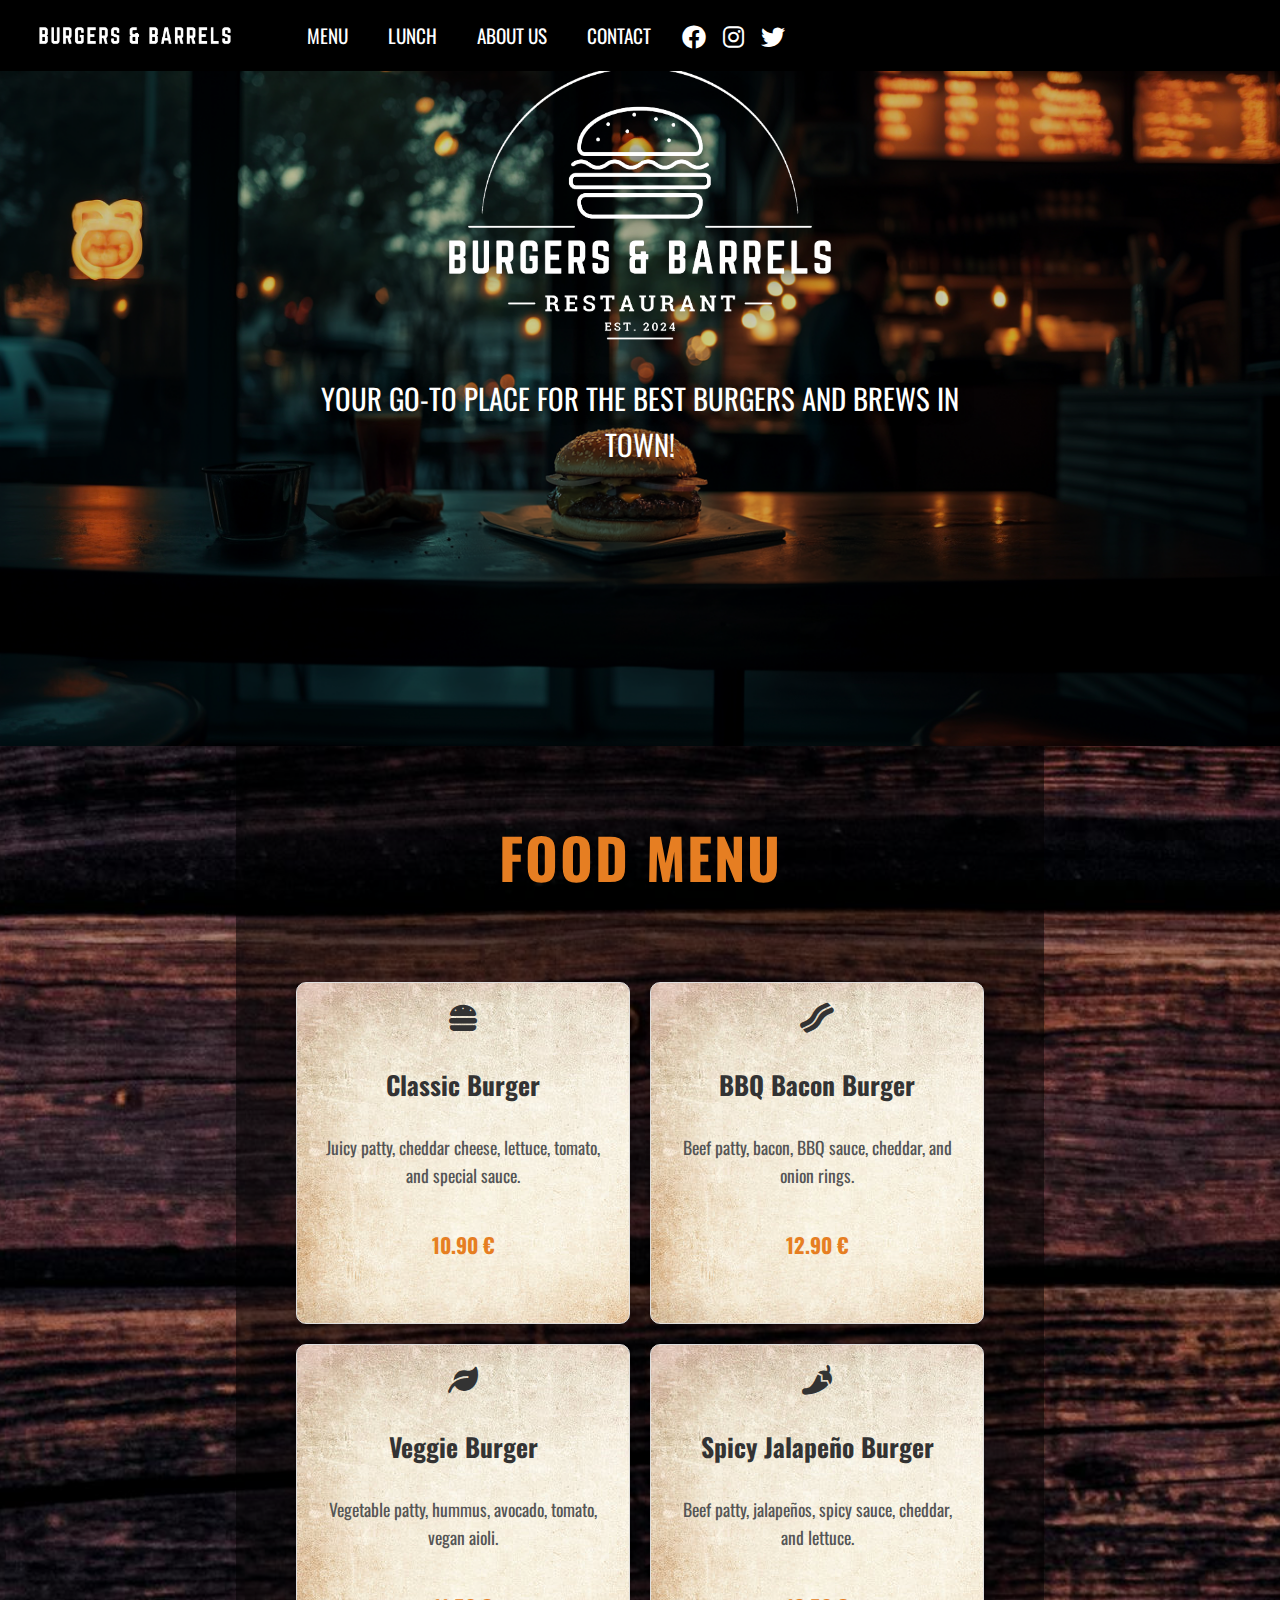
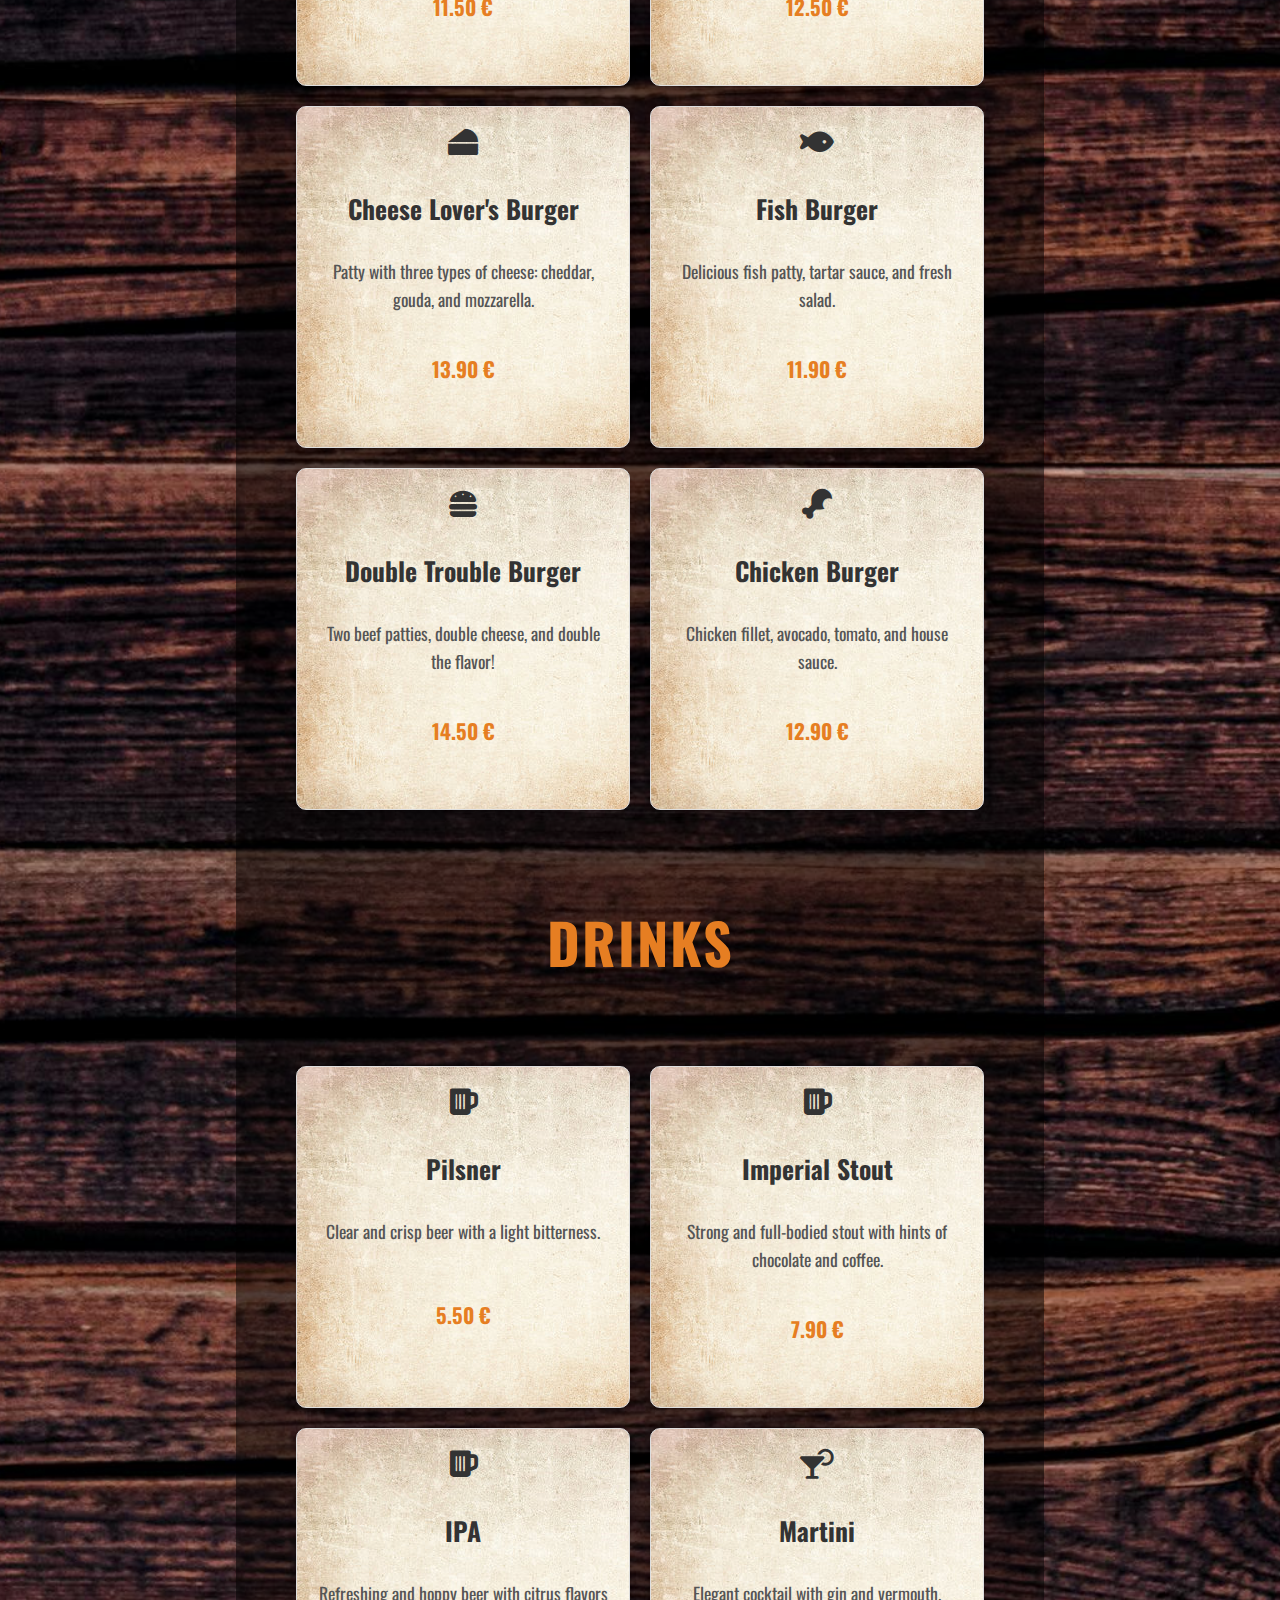
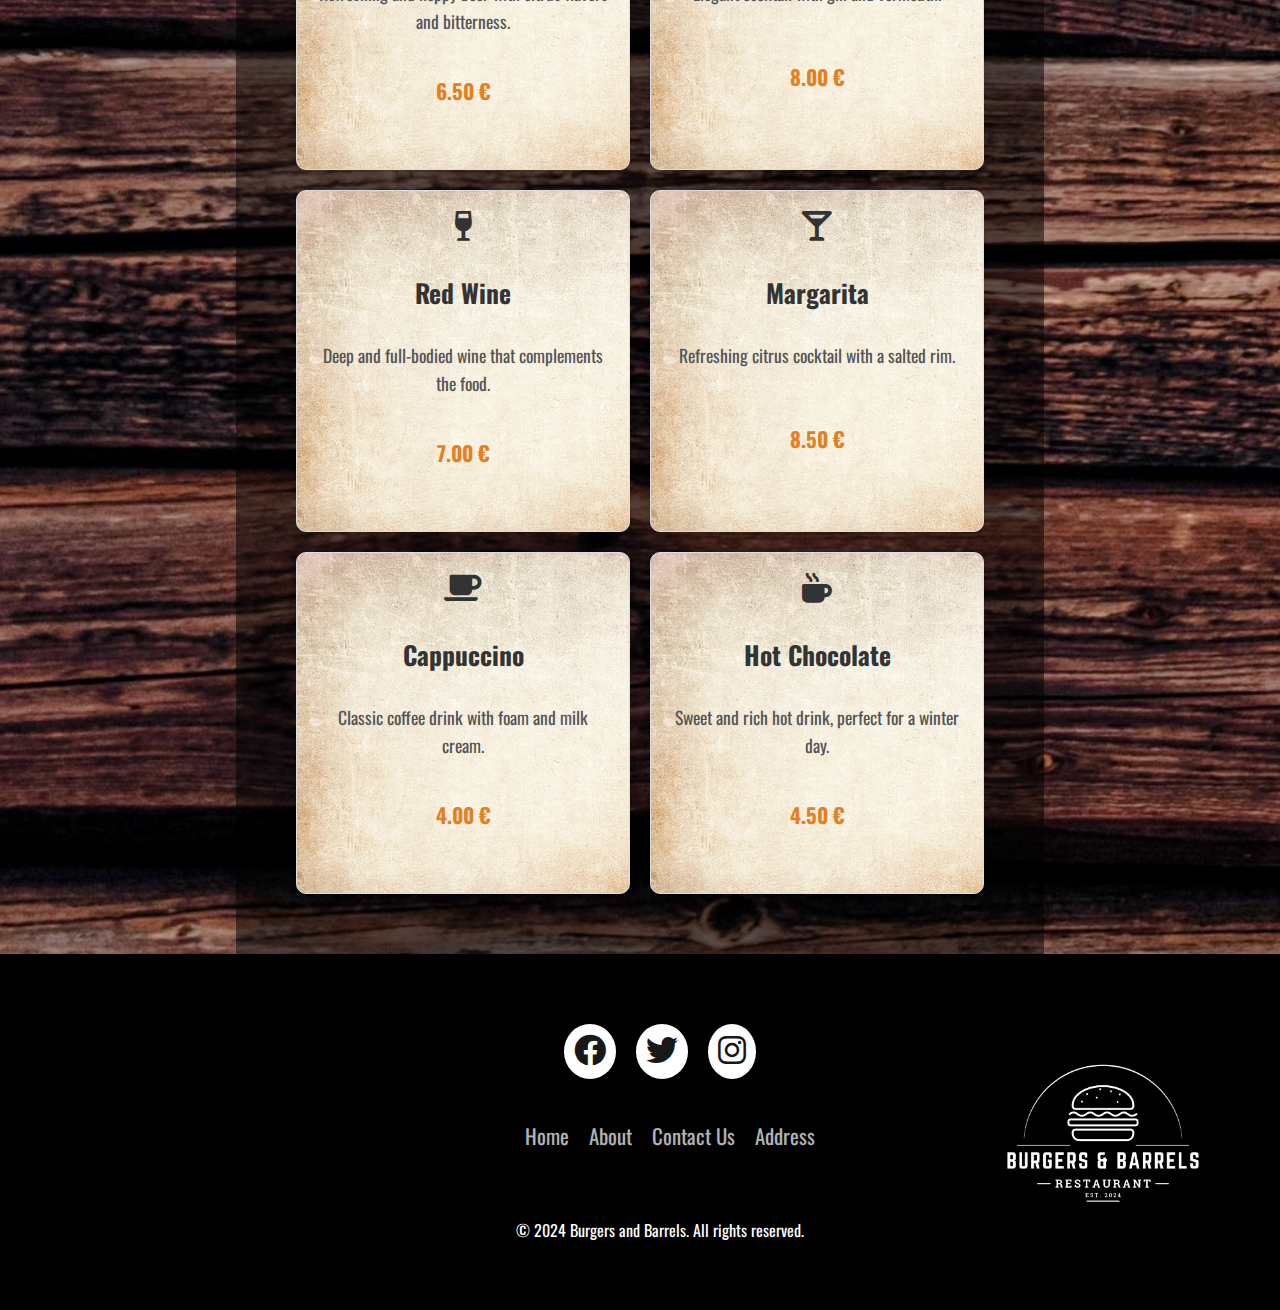
<file: index.html>
<!DOCTYPE html>
<html lang="en">
<head>
    <meta charset="UTF-8">
    <meta http-equiv="X-UA-Compatible" content="IE=edge">
    <meta name="viewport" content="width=device-width, initial-scale=1.0">
    <title>Burgers and Barrels</title>
    <link rel="stylesheet" href="style.css"> <!-- Link to external CSS -->
    <link rel="stylesheet" href="https://cdnjs.cloudflare.com/ajax/libs/font-awesome/6.0.0-beta3/css/all.min.css">
    <link rel="preconnect" href="https://fonts.googleapis.com">
    <link rel="preconnect" href="https://fonts.gstatic.com" crossorigin>
    <link href="https://fonts.googleapis.com/css2?family=Geologica:wght@100..900&family=Kanit:ital,wght@0,100;0,200;0,300;0,400;0,500;0,600;0,700;0,800;0,900;1,100;1,200;1,300;1,400;1,500;1,600;1,700;1,800;1,900&family=New+Amsterdam&family=Oswald:wght@200..700&family=Roboto+Slab:wght@100..900&family=Shippori+Antique&display=swap" rel="stylesheet">
    <link rel="stylesheet" href="https://cdnjs.cloudflare.com/ajax/libs/font-awesome/6.7.0/css/all.min.css" integrity="sha512-9xKTRVabjVeZmc+GUW8GgSmcREDunMM+Dt/GrzchfN8tkwHizc5RP4Ok/MXFFy5rIjJjzhndFScTceq5e6GvVQ==" crossorigin="anonymous" referrerpolicy="no-referrer" />
</head>
<body>
   

    <!-- Header -->
    <header>
        <img src="images/BB_text.png" alt="Logo" class="logo">
        <nav>
          <a href="#menu"></a><button>MENU</button></a>
          <a href="#lunch"><button>LUNCH</button></a>
          <a href="#about"><button>ABOUT US</button></a>
          <a href="#contact"><button>CONTACT</button></a>
        </nav>
          <div class="social-icons">
            <a href="#" aria-label="Facebook"><i class="fab fa-facebook"></i></a>
            <a href="#" aria-label="Instagram"><i class="fab fa-instagram"></i></a>
            <a href="#" aria-label="Twitter"><i class="fab fa-twitter"></i></a>
        </div>
        
      </header>

   <!-- Hero Image -->
   <div class="hero">
        <div class="hero-text">
          <img src="images/BBvectorVARJO.png" alt="bblogo" class="bblogo"></img>
            <p>YOUR GO-TO PLACE FOR THE BEST BURGERS AND BREWS IN TOWN!</p>
        </div>
   </div>

    <!-- Main Content -->
    <main>
      <section class="menu-title">
        <h2>Food Menu</h2>
      </section>


      
      
      <section class="menu">
        <div class="menu-card">
          <div class="icon-container">
            <i class="fas fa-hamburger icon"></i>
          </div>
          <h2>Classic Burger</h2>
          <p>Juicy patty, cheddar cheese, lettuce, tomato, and special sauce.</p>
          <p class="price">10.90 €</p>
        </div>
      
        <div class="menu-card">
          <div class="icon-container">
            <i class="fas fa-bacon icon"></i>
          </div>
          <h2>BBQ Bacon Burger</h2>
          <p>Beef patty, bacon, BBQ sauce, cheddar, and onion rings.</p>
          <p class="price">12.90 €</p>
        </div>
      
        <div class="menu-card">
          <div class="icon-container">
            <i class="fas fa-leaf icon"></i>
          </div>
          <h2>Veggie Burger</h2>
          <p>Vegetable patty, hummus, avocado, tomato, vegan aioli.</p>
          <p class="price">11.50 €</p>
        </div>
      
        <div class="menu-card">
          <div class="icon-container">
            <i class="fas fa-pepper-hot icon"></i>
          </div>
          <h2>Spicy Jalapeño Burger</h2>
          <p>Beef patty, jalapeños, spicy sauce, cheddar, and lettuce.</p>
          <p class="price">12.50 €</p>
        </div>
      
        <div class="menu-card">
          <div class="icon-container">
            <i class="fas fa-cheese icon"></i>
          </div>
          <h2>Cheese Lover's Burger</h2>
          <p>Patty with three types of cheese: cheddar, gouda, and mozzarella.</p>
          <p class="price">13.90 €</p>
        </div>
      
        <div class="menu-card">
          <div class="icon-container">
            <i class="fas fa-fish icon"></i>
          </div>
          <h2>Fish Burger</h2>
          <p>Delicious fish patty, tartar sauce, and fresh salad.</p>
          <p class="price">11.90 €</p>
        </div>
      
        <div class="menu-card">
          <div class="icon-container">
            <i class="fas fa-hamburger icon"></i>
          </div>
          <h2>Double Trouble Burger</h2>
          <p>Two beef patties, double cheese, and double the flavor!</p>
          <p class="price">14.50 €</p>
        </div>
      
        <div class="menu-card">
          <div class="icon-container">
            <i class="fas fa-drumstick-bite icon"></i>
          </div>
          <h2>Chicken Burger</h2>
          <p>Chicken fillet, avocado, tomato, and house sauce.</p>
          <p class="price">12.90 €</p>
        </div>
      </section>

      
      <!-- Drinks Title -->
      <section class="drinks-title">
        <h2>Drinks</h2>
      </section>
      
      
      <!-- Drinks Menu -->
      <section class="drinks-menu">
        <div class="menu-card">
          <div class="icon-container">
            <i class="fas fa-beer icon"></i>
          </div>
          <h2>Pilsner</h2>
          <p>Clear and crisp beer with a light bitterness.</p>
          <p class="price">5.50 €</p>
        </div>
      
        <div class="menu-card">
          <div class="icon-container">
            <i class="fas fa-beer icon"></i>
          </div>
          <h2>Imperial Stout</h2>
          <p>Strong and full-bodied stout with hints of chocolate and coffee.</p>
          <p class="price">7.90 €</p>
        </div>
      
        <div class="menu-card">
          <div class="icon-container">
            <i class="fas fa-beer icon"></i>
          </div>
          <h2>IPA</h2>
          <p>Refreshing and hoppy beer with citrus flavors and bitterness.</p>
          <p class="price">6.50 €</p>
        </div>
      
        <div class="menu-card">
          <div class="icon-container">
            <i class="fas fa-cocktail icon"></i>
          </div>
          <h2>Martini</h2>
          <p>Elegant cocktail with gin and vermouth.</p>
          <p class="price">8.00 €</p>
        </div>
      
        <div class="menu-card">
          <div class="icon-container">
            <i class="fas fa-wine-glass icon"></i>
          </div>
          <h2>Red Wine</h2>
          <p>Deep and full-bodied wine that complements the food.</p>
          <p class="price">7.00 €</p>
        </div>
      
        <div class="menu-card">
          <div class="icon-container">
            <i class="fas fa-glass-martini-alt icon"></i>
          </div>
          <h2>Margarita</h2>
          <p>Refreshing citrus cocktail with a salted rim.</p>
          <p class="price">8.50 €</p>
        </div>
      
        <div class="menu-card">
          <div class="icon-container">
            <i class="fas fa-coffee icon"></i>
          </div>
          <h2>Cappuccino</h2>
          <p>Classic coffee drink with foam and milk cream.</p>
          <p class="price">4.00 €</p>
        </div>
      
        <div class="menu-card">
          <div class="icon-container">
            <i class="fas fa-mug-hot icon"></i>
          </div>
          <h2>Hot Chocolate</h2>
          <p>Sweet and rich hot drink, perfect for a winter day.</p>
          <p class="price">4.50 €</p>
        </div>
      </section>
      
      
      





  
    



  </main>

 
    <!-- Footer -->
    <footer>
        <div class="footercontainer">
            <div class="socialIcons">
                <a href=""><i class="fa-brands fa-facebook"></i></a>
                <a href=""><i class="fa-brands fa-twitter"></i></a>
                <a href=""><i class="fa-brands fa-instagram"></i></a>
            </div>
            <div class="footerNav">
                <ul class="no-bullets">
                    <li><a href="">Home</a></li>
                    <li><a href="">About</a></li>
                    <li><a href="">Contact Us</a></li>
                    <li><a href="">Address</a></li>
                </ul>
             
         </div>
         <!-- Add image to the footer -->
        <div class="footerImage">
          <img src="images/BB vectorW.png" alt="Footer Image" />
      </div>
         <div class="footerBottom">
            <p>&copy; 2024 Burgers and Barrels. All rights reserved.</p>
        </div> 



        
    </footer>

</body>
</html>
</file>
<file: style.css>
html {
  font-family: "Oswald", sans-serif;
}

/* Yleiset tyylit */
body {
  margin: 0;
  padding: 0;
  line-height: 1.6;
  overflow-x: hidden; /* Poistetaan vaakasuuntainen vieritys */
  background-image: url("images/seina2.jpg");
  background-size: cover;
  background-repeat: no-repeat;
  background-position: 20%;
  color: #333;
  position: relative; /* Sijoittaa mahdollisen tummennuskerroksen */
}

/* Header-osio */
header {
  display: flex;
  align-items: center; /* Keskittää elementit pystysuunnassa */
  padding: 10px 10px;
  background-color: #000;
}

header .logo {
  width: 250px; /* Suurempi logo */
  margin-right: 18px; /* Etäisyys navigointiin */
}

/* Sosiaalisen median ikonit */
header .social-icons {
  display: flex;
  gap: 17px; /* Etäisyys ikonien välillä */
}

header .social-icons a {
  color: white;
  font-size: 1.5rem;
  text-decoration: none;
  transition: color 0.3s;
}

header .social-icons a:hover {
  color: #e67e22; /* Hover-väri */
}

.bblogo {
  width: 500px; /* Adjust the width to make the image smaller */
  height: 500px; /* Maintain aspect ratio */
  transform: translateY(-40px);
  
}

header .text-content {
  flex: 1;
  text-align: center; /* Tekstit keskitetty */
  display: flex;
  justify-content: center;
  flex-direction: column;
  z-index: 1; /* Tekstit ovat päällä tummennuksen */
}


/* Navigaatiopalkki */
nav {
  display: flex;
  gap: 18px; /* Etäisyys nappien välillä */
  padding-right: 20px;
}

/*nav button fontti*/ 
button {
  text-decoration: none;
  font-family: "Oswald", sans-serif;
  cursor: pointer;
}

nav button {
  background-color: rgb(0, 0, 0);
  color: white;
  border: 1.5px solid rgb(0, 0, 0);
  border-radius: 5px;
  padding: 10px 10px;
  font-size: 1.2rem;
  font-weight: 400;
  cursor: pointer;
  transition: background-color 0.3s ease, transform 0.2s ease;
  text-transform: uppercase;
  display: inline-block; /* Varmistaa, että napit ovat vierekkäin */
}

nav button:hover {
  color: #e67e22;
}

/* Hero image */
.hero {
  position: relative;
  width: 100%;
  height: 75vh; /* Voit säätää korkeutta tarpeen mukaan */
  overflow: hidden; /* Piilottaa osittain ulottuvan kuvan */
  background-image: url("images/header.png");
  background-size: cover;
  background-position: center;
  background-repeat: no-repeat;
}

.hero::before {
  content: ''; /* Empty content to create the overlay */
  position: absolute;
  top: 0;
  left: 0;
  right: 0;
  bottom: 0;
  background-color: rgba(0, 0, 0, 0.2); /* Dark overlay, adjust opacity as needed */
  z-index: 1; /* Ensure overlay is on top of the background image */
}

.hero-image {
  width: 100%;
  height: 100%;
}

.hero-text {
  position: absolute;
  top: 35%;
  left: 50%;
  transform: translate(-50%, -50%);
  text-align: center;
  color: white;
  z-index: 1; /* Teksti on päällä kuvan */
  text-shadow: #000 1px 0 13px;
}

.hero-text p {
  font-size: 1.8rem;
  margin-top: 10px;
  transform: translateY(-130px);
}


/* Pääsisältö */
main {
  padding: 20px;
  text-align: center;
  background-color: rgba(0, 0, 0, 0.5); /* Tumman läpikuultava tausta */
  max-width: 60%;
  margin: auto;
}

/* Otsikon tyylit */
/* Otsikkojen ulkoasu */
section.menu-title, section.drinks-title {
  font-weight: 400;
  text-align: center;
  margin: 40px auto;
  max-width: 50%;
 

  border-radius: 30px;
  box-shadow: 0 4px 10px rgba(0, 0, 0, 0.2); /* Pehmeä varjo otsikolle */
}

section.menu-title h2, section.drinks-title h2 {
  font-size: 3.5rem;
  color: #e67e22;
  margin-bottom: 20px;
  text-transform: uppercase; /* Lisää tyylikkään isojen kirjainten efektin */
  letter-spacing: 2px; /* Lisää välimatkaa kirjainten väliin */
  
}

/* Juomien ja ruokalistojen kortit */
section.drinks-menu, section.menu {
  display: grid;
  grid-template-columns: repeat(auto-fit, minmax(250px, 1fr));
  gap: 20px;
  max-width: 1200px;
  margin: 0 auto;
  padding: 40px; /* Lisää tilaa korttien ympärille */
}

/* Korttien yleinen ulkoasu */
.menu-card {
  background-color: #ffffff;
  border: 1px solid hsl(0, 0%, 87%);
  border-radius: 10px;
  padding: 20px;
  box-shadow: 0 4px 6px rgba(0, 0, 0, 0.1), 0 1px 3px rgba(0, 0, 0, 0.08);
  position: relative;
  background: url('images/paper.jpg');
  transition: transform 0.3s, box-shadow 0.3s;
  display: flex;
  flex-direction: column;
  justify-content: flex-start; /* Varmistaa, että tekstit ovat ylhäällä */
  height: 300px; /* Kiinteä korkeus, jotta kaikki kortit ovat saman korkuisia */
}

.icon-container {
  display: flex;
  justify-content: center;
  margin-bottom: 10px; /* Väli ikonin ja otsikon välillä */
  z-index: 2;
  font-size: 30px;
  
  
}

.menu-card h2 {
  font-size: 1.6rem;
  color: #333;
  text-align: center; /* Keskittää otsikon */
  margin-bottom: 10px;
  z-index: 2;
}

.menu-card p {
  font-size: 1.1rem;
  color: #555;
  flex-grow: 1; /* Varmistaa, että kuvaus vie tilaa ja hinnat jäävät alas */
  z-index: 2;
}

.menu-card .price {
  font-weight: bold;
  color: #e67e22;
  font-size: 1.3rem;
  margin-top: auto; /* Pystysuuntainen tasaus, jotta hinta tulee alas */
}



/* Footer */
footer {
  background-color: black;
}
.footerImage img {
  position: absolute; /* Allows the image to be positioned relative to the footer container */
  bottom: 15%; /* Adjust distance from the bottom */
  right: 7%; /* Adjust distance from the right */
  max-width: 250px; /* Set a reasonable size for the image */
  height: auto; /* Maintain aspect ratio */
}

.footercontainer {
  width: 100%;
  padding: 30px 20px;
  position: relative;
}
.socialIcons{
  display: flex;
  justify-content: center;
  padding-top: 30px;
}
.socialIcons a{
  text-decoration: none;
  padding: 10px;
  background-color: white;
  margin: 10px;
  border-radius: 50%;
}
.socialIcons a i{
  font-size: 2em;
  color: black;
  opacity: 0.9;
}


/*Footer Hover effect for icons*/
.socialIcons a:hover{
  background-color: #e67e22;
  transition: 0.5s;
}
.socialIcons a:hover i{
  color: white;
  transition: 0.5s;
}
.footerNav{
  margin: 30px 0;
  text-decoration: none;
  width: 100%;
}

.footerNav ul li{
  text-decoration: none;
  list-style-type: none;

}
.footerNav ul{
  display: flex;
  justify-content: center;
  text-decoration: none;
  list-style-type: none;
}
.footerNav ul li a{
color: white;
margin-right: 20px;
text-decoration: none;
font-size: 1.3em;
opacity: 0.7;
transition: 0.5s;
}
.footerNav ul li a:hover{
  opacity: 1;
}
.footerBottom{
 background-color: #000; 
 padding: 20px;
 text-align: center;
}
.footerBottom p{
  color: white;
}



/* Responsiiviset tyylit */
@media screen and (max-width: 1024px) {
  header {
    flex-direction: column;
    height: auto;
    padding: 15px;
  }

  header h1 {
    font-size: 3rem;
  }

  header p {
    font-size: 1.5rem;
  }

  header .logo {
    width: 250px;
    left: 0;
    top: 0;
    margin: 10px auto;
    transform: none;
    position: relative;
  }

  nav {
    flex-direction: column;
    height: auto;
  }

  nav button {
    font-size: 1rem;
    padding: 8px 15px;
  }

  section.menu, section.drinks-menu {
    grid-template-columns: repeat(auto-fit, minmax(200px, 1fr));
    gap: 15px;
  }

  section.menu-title, section.drinks-title {
    margin: 20px 10%;
    padding: 10px;
  }

  section.about, section.contact {
    margin: 10px;
    padding: 15px;
  }
}

@media screen and (max-width: 480px) {
  header h1 {
    font-size: 2rem;
  }

  header p {
    font-size: 0.9rem;
  }

  .menu-card {
    padding: 10px;
    font-size: 0.9rem;
  }

  nav button {
    font-size: 1rem;
    padding: 8px 20px;
  }

  .about-card, .contact-card {
    width: 100%;
    margin: 10px 0;
  }

  .bottom-sections {
    flex-direction: column;
    align-items: center;
  }
}


@media (max-width: 480px) {
  footer {
    text-align: center;
  }

  .footerNav ul {
    flex-direction: column;
    padding: 0;
  }

  .footerNav ul li {
    margin: 5px 0;
  }

  .footerNav ul li a {
    font-size: 1rem; /* Smaller font for better fit */
    margin: 0;
  }

  .socialIcons a {
    font-size: 1.5em; /* Adjust icon size */
    margin: 5px;
  }
}
@media (max-width: 768px) {
  .footerImage img {
      display: none;
  }
}
</file>
